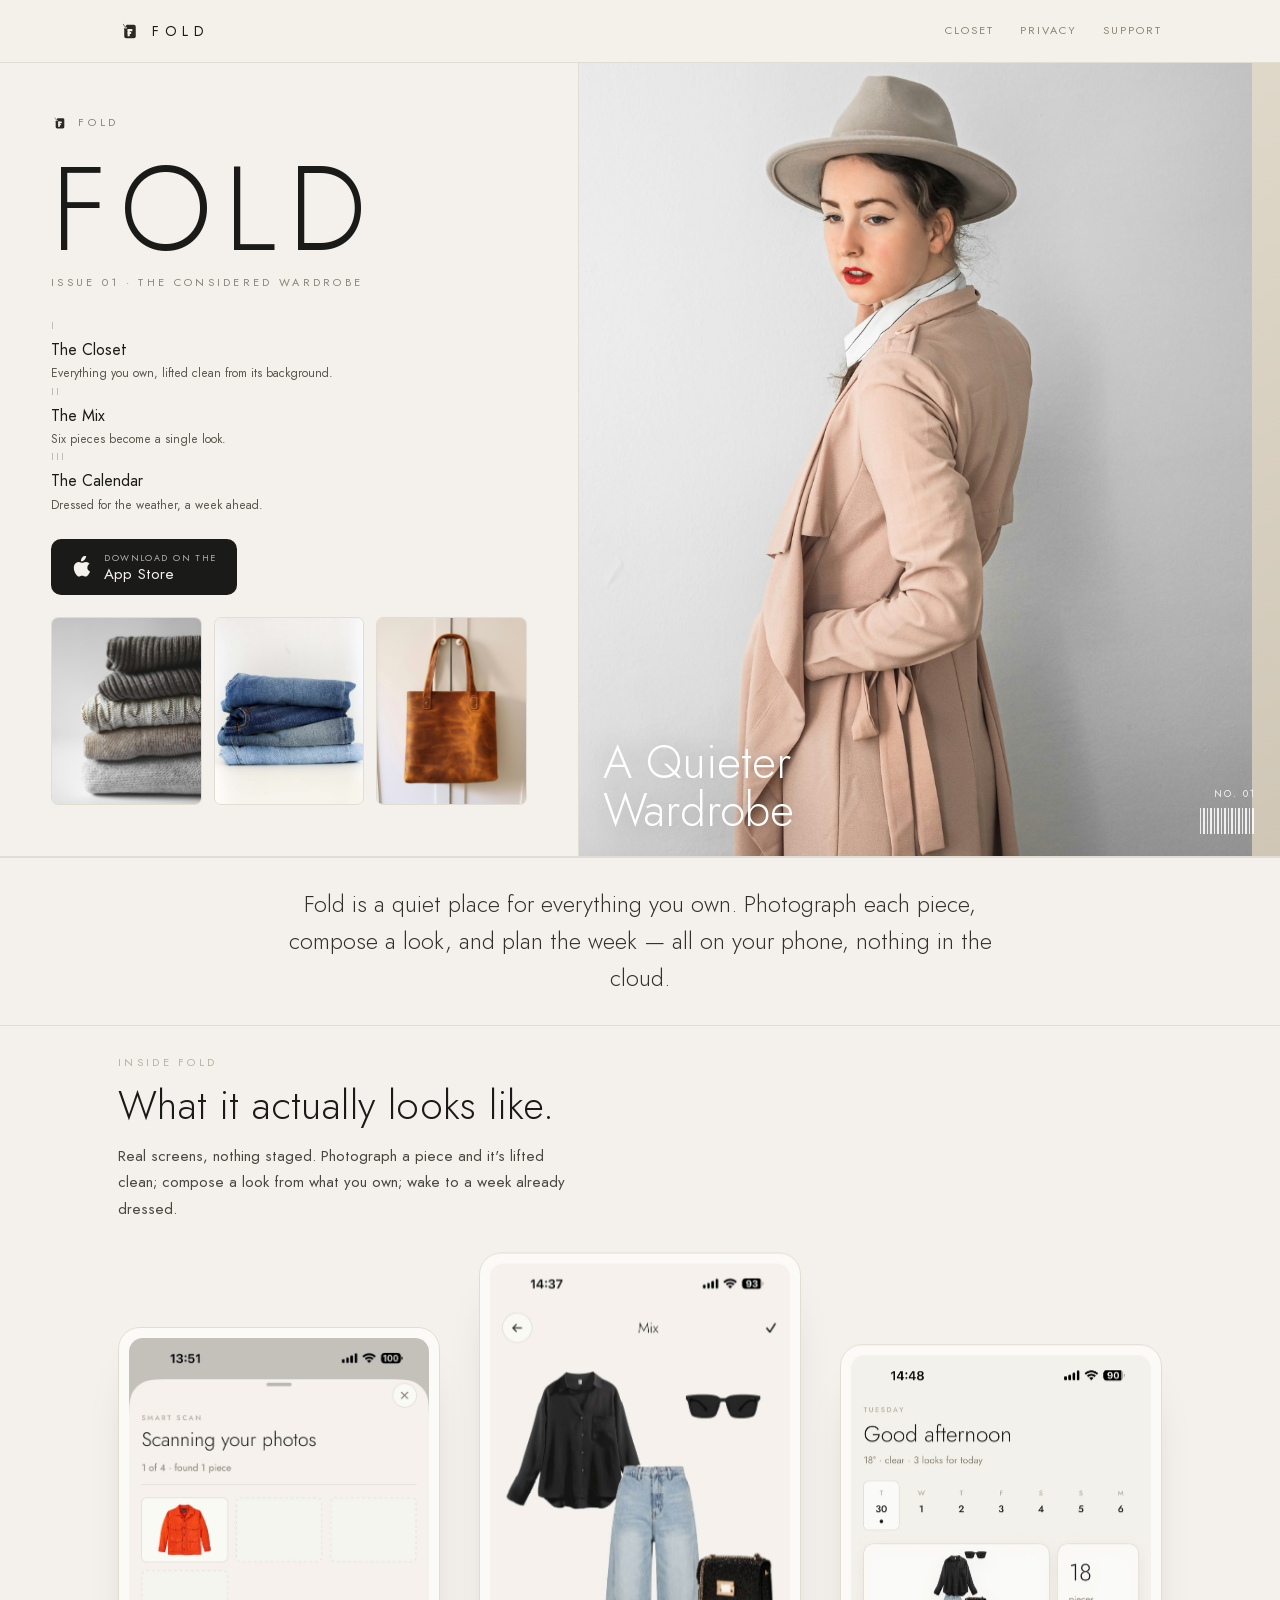
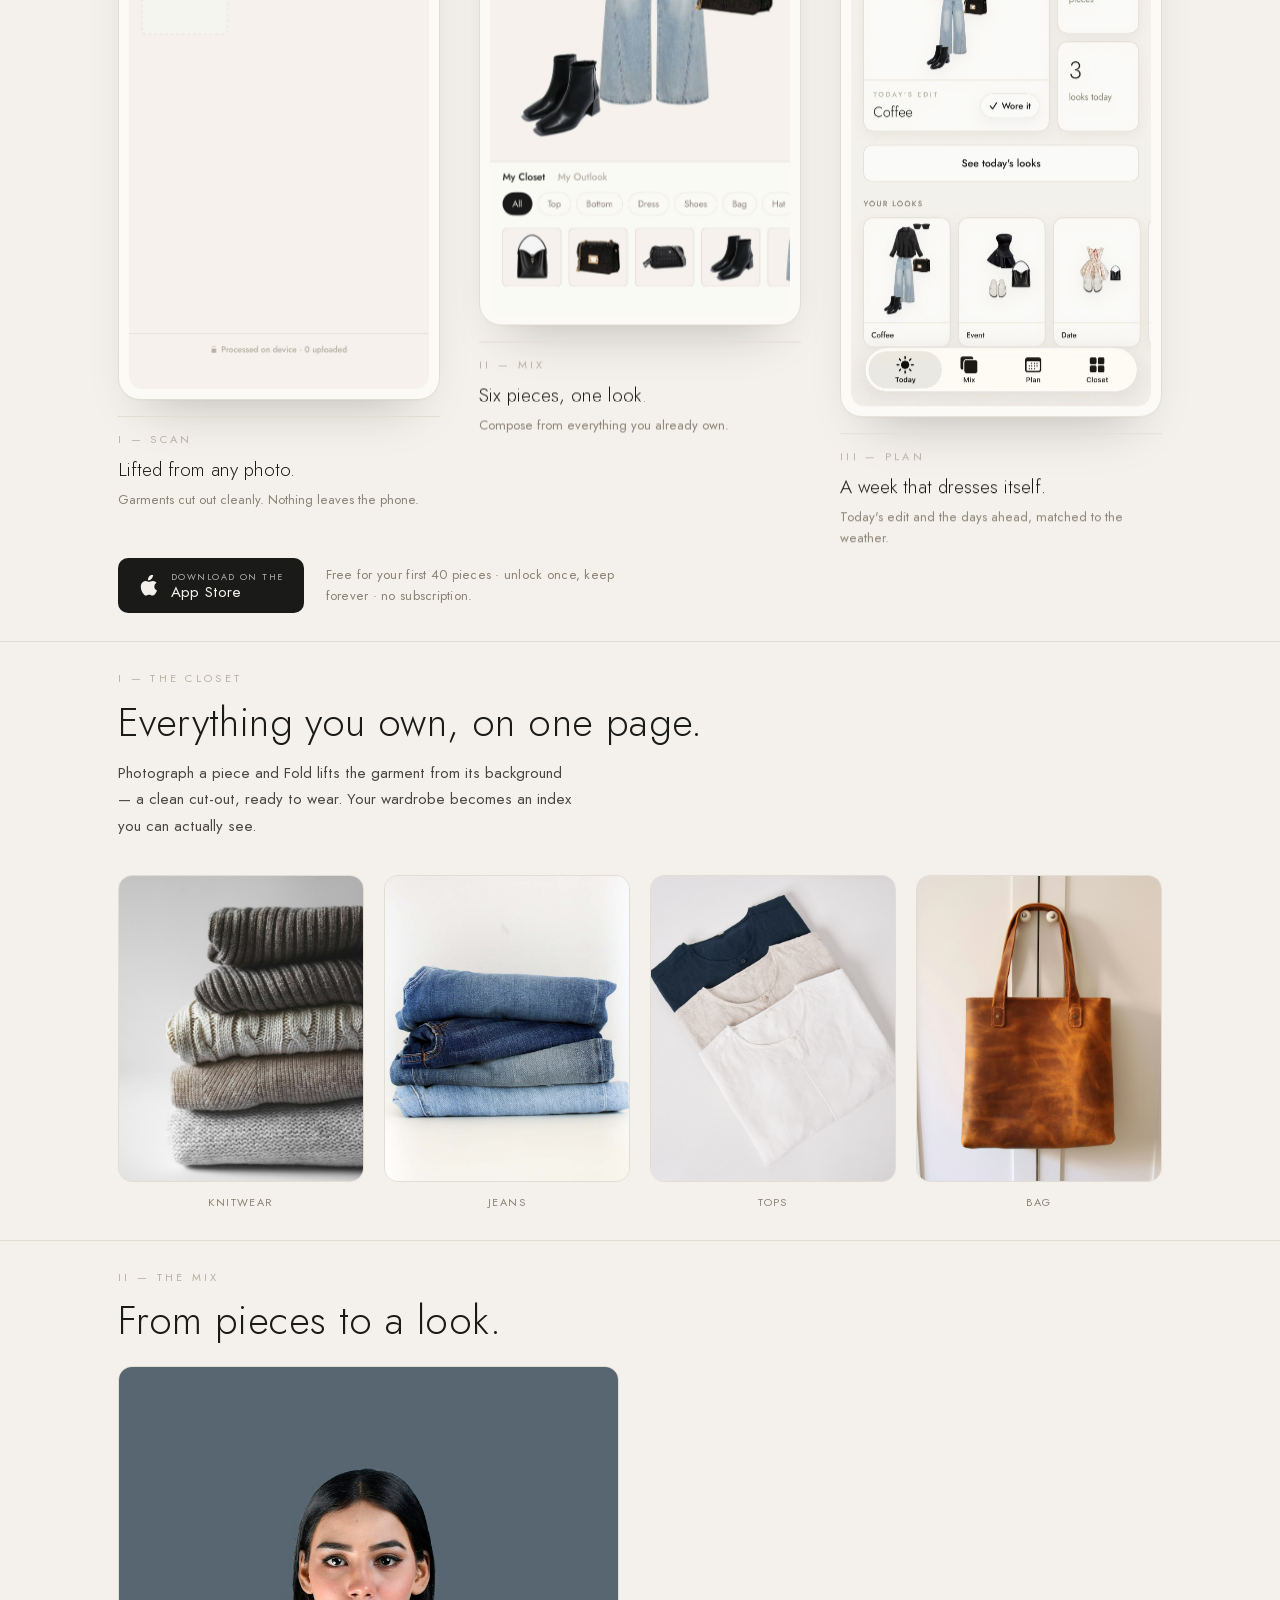
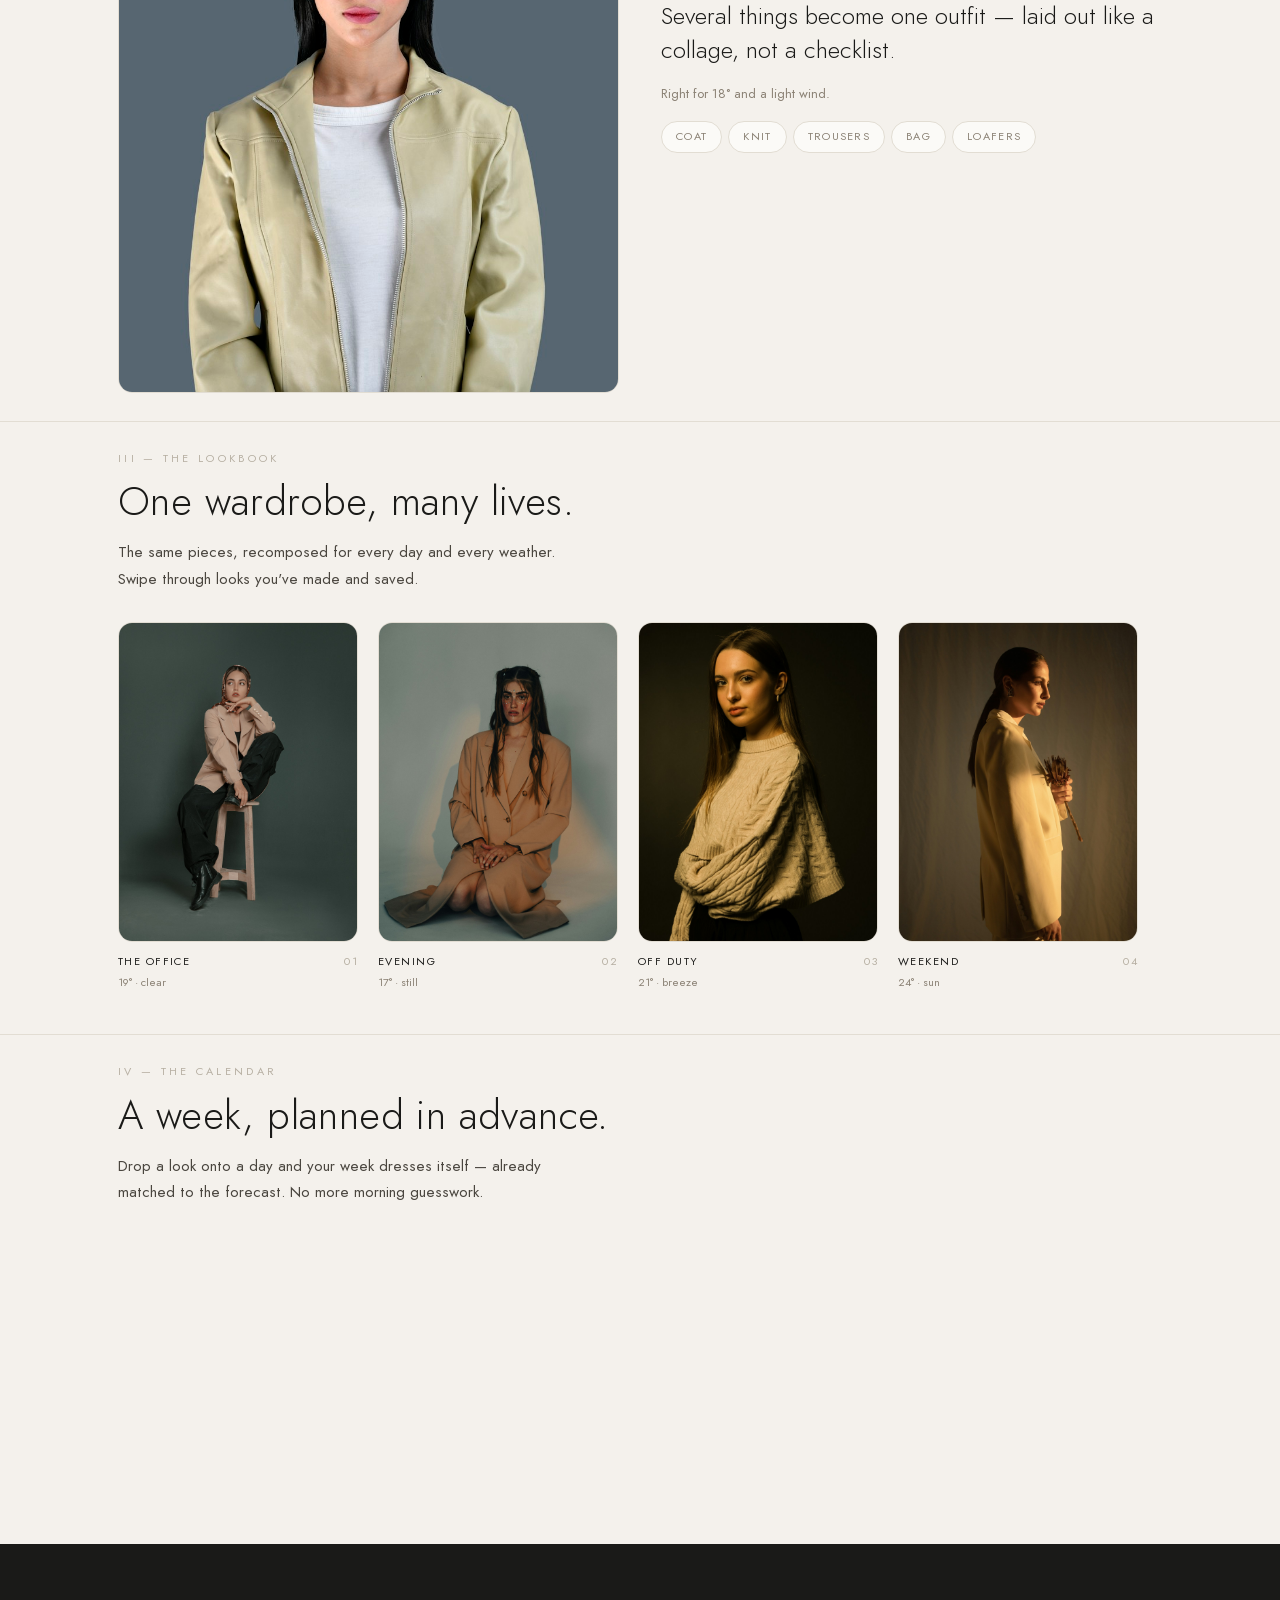
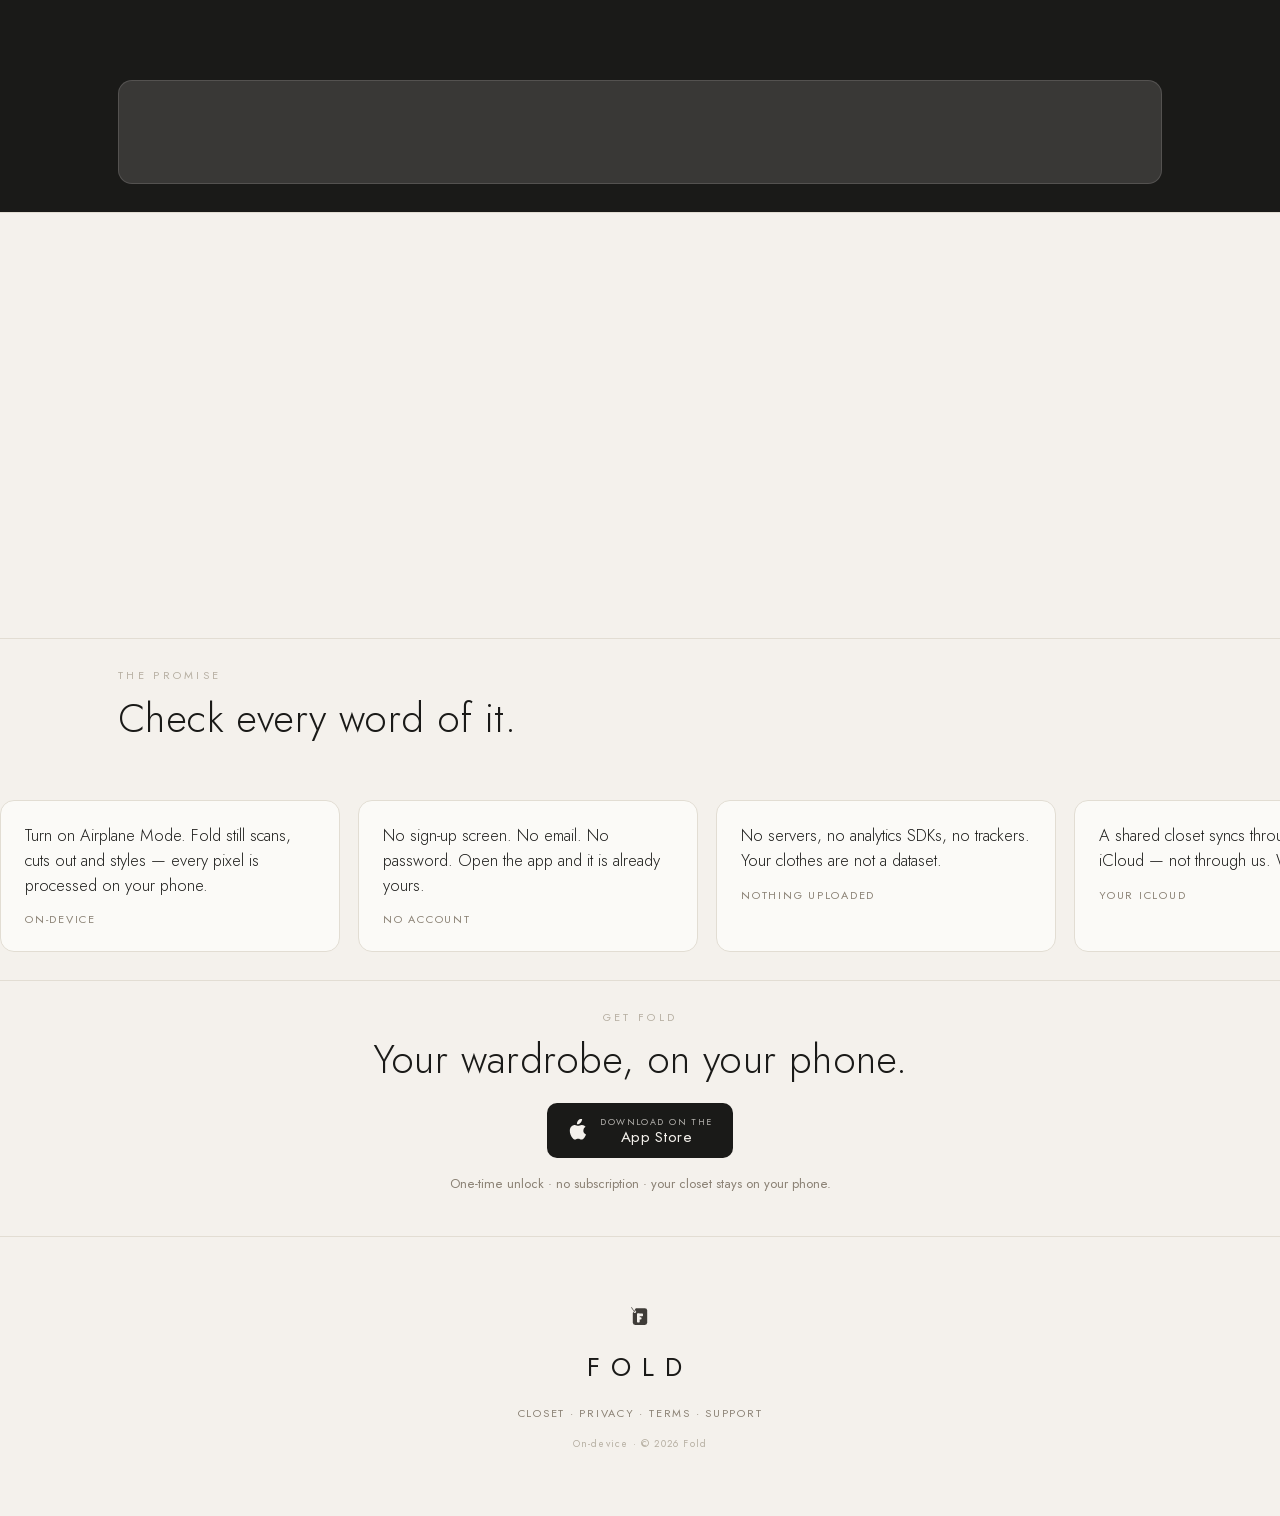
<file: index.html>
<!DOCTYPE html>
<html lang="en">
<head>
  <meta charset="utf-8">
  <meta name="viewport" content="width=device-width, initial-scale=1">
  <title>Fold: Wardrobe &amp; Outfits — The Considered Wardrobe</title>
  <meta name="description" content="Fold is a quiet place for everything you own. Photograph each piece, compose a look, and plan the week — all on your phone, nothing in the cloud.">
  <meta name="apple-itunes-app" content="app-id=6779275954">
  <link rel="icon" type="image/svg+xml" href="assets/img/logo/favicon.svg">
  <link rel="stylesheet" href="assets/css/site.css">
</head>
<body>

<header class="site-head">
  <div class="wrap">
    <a class="brand" href="index.html">
      <img src="assets/img/logo/fold-mark.svg" alt="">
      <span class="word">FOLD</span>
    </a>
    <nav class="nav">
      <a href="index.html#closet">Closet</a>
      <a href="privacy.html">Privacy</a>
      <a href="support.html">Support</a>
    </nav>
  </div>
</header>

<section class="hero">
  <div class="grid">
    <div class="left">
      <div class="ey"><img src="assets/img/logo/fold-mark.svg" alt=""> Fold</div>
      <div class="mast" id="mast">FOLD</div>
      <div class="issue">Issue 01 · The Considered Wardrobe</div>
      <div class="contents">
        <a class="item" href="#closet"><div class="n">I</div><div class="h">The Closet</div><div class="d">Everything you own, lifted clean from its background.</div></a>
        <a class="item" href="#mix"><div class="n">II</div><div class="h">The Mix</div><div class="d">Six pieces become a single look.</div></a>
        <a class="item" href="#calendar"><div class="n">III</div><div class="h">The Calendar</div><div class="d">Dressed for the weather, a week ahead.</div></a>
      </div>
      <a class="appcta" href="https://apps.apple.com/app/id6779275954" target="_blank" rel="noopener">
        <svg viewBox="0 0 384 512" aria-hidden="true"><path d="M318.7 268c-.2-36.7 16.4-64.4 50-84.8-18.8-26.9-47.2-41.7-84.7-44.6-35.5-2.8-74.3 20.7-88.5 20.7-15 0-49.4-19.7-76.4-19.7C63.3 141 1.5 184.6 1.5 273.5q0 39.3 14.4 81.2c12.8 36.7 59 126.7 107.2 125.2 25.2-.6 43-17.9 75.8-17.9 31.8 0 48.3 17.9 76.4 17.9 48.6-.7 90.4-82.5 102.6-119.3-65.2-30.7-61.7-90-61.2-92.6zM256.6 79c34.9-41.4 31.8-79.1 30.8-92.7-30.9 1.8-66.6 21.1-87 44.8-22.5 25.7-35.7 57.5-32.9 91.5 33.4 2.6 64-14.6 89.1-43.6z"/></svg>
        <span><span class="sub">Download on the</span><span class="big">App Store</span></span>
      </a>
      <div class="strip">
        <div class="cut"><img src="assets/img/closet/knit.jpg" alt="Knitwear"></div>
        <div class="cut"><img src="assets/img/closet/jeans.jpg" alt="Jeans"></div>
        <div class="cut"><img src="assets/img/closet/bag.jpg" alt="Bag"></div>
      </div>
    </div>
    <div class="right">
      <img id="hero-photo" src="assets/img/looks/hero.jpg" alt="A considered Fold look">
      <div class="ovl">
        <div class="headline">A Quieter<br>Wardrobe</div>
        <div class="mark"><span>No. 01</span><span class="barcode"></span></div>
      </div>
    </div>
  </div>
</section>

<!-- Standfirst -->
<section class="section standfirst">
  <div class="wrap">
    <p class="rv">Fold is a quiet place for everything you own. Photograph each piece, compose a look, and plan the week — all on your phone, nothing in the cloud.</p>
  </div>
</section>

<!-- Inside Fold — real screenshots -->
<section class="section inside">
  <div class="wrap">
    <div class="roman rv">Inside Fold</div>
    <h2 class="title rv d1">What it actually looks like.</h2>
    <p class="body rv d2">Real screens, nothing staged. Photograph a piece and it's lifted clean; compose a look from what you own; wake to a week already dressed.</p>
    <div class="plates">
      <div class="col" data-px="0.06">
        <figure class="shot"><img src="assets/img/screens/scan.jpg" alt="Fold — Smart Scan, processed on device"></figure>
        <figcaption class="cap"><div class="n">I — Scan</div><div class="h">Lifted from any photo.</div><div class="d">Garments cut out cleanly. Nothing leaves the phone.</div></figcaption>
      </div>
      <div class="col mid" data-px="-0.05">
        <figure class="shot"><img src="assets/img/screens/mix.jpg" alt="Fold — Mix, composing an outfit"></figure>
        <figcaption class="cap"><div class="n">II — Mix</div><div class="h">Six pieces, one look.</div><div class="d">Compose from everything you already own.</div></figcaption>
      </div>
      <div class="col" data-px="0.09">
        <figure class="shot"><img src="assets/img/screens/today.jpg" alt="Fold — Today, the week ahead"></figure>
        <figcaption class="cap"><div class="n">III — Plan</div><div class="h">A week that dresses itself.</div><div class="d">Today's edit and the days ahead, matched to the weather.</div></figcaption>
      </div>
    </div>
    <div class="cta-row rv">
      <a class="appcta" href="https://apps.apple.com/app/id6779275954" target="_blank" rel="noopener">
        <svg viewBox="0 0 384 512" aria-hidden="true"><path d="M318.7 268c-.2-36.7 16.4-64.4 50-84.8-18.8-26.9-47.2-41.7-84.7-44.6-35.5-2.8-74.3 20.7-88.5 20.7-15 0-49.4-19.7-76.4-19.7C63.3 141 1.5 184.6 1.5 273.5q0 39.3 14.4 81.2c12.8 36.7 59 126.7 107.2 125.2 25.2-.6 43-17.9 75.8-17.9 31.8 0 48.3 17.9 76.4 17.9 48.6-.7 90.4-82.5 102.6-119.3-65.2-30.7-61.7-90-61.2-92.6zM256.6 79c34.9-41.4 31.8-79.1 30.8-92.7-30.9 1.8-66.6 21.1-87 44.8-22.5 25.7-35.7 57.5-32.9 91.5 33.4 2.6 64-14.6 89.1-43.6z"/></svg>
        <span><span class="sub">Download on the</span><span class="big">App Store</span></span>
      </a>
      <span class="aside">Free for your first 40 pieces · unlock once, keep forever · no subscription.</span>
    </div>
  </div>
</section>

<!-- I — The Closet -->
<section class="section" id="closet">
  <div class="wrap">
    <div class="roman rv">I — The Closet</div>
    <h2 class="title rv d1">Everything you own, on one page.</h2>
    <p class="body rv d2">Photograph a piece and Fold lifts the garment from its background — a clean cut-out, ready to wear. Your wardrobe becomes an index you can actually see.</p>
    <div class="closet-grid">
      <div class="it rv d1"><div class="tile"><img src="assets/img/closet/knit.jpg" alt="Knitwear"></div><div class="cap">Knitwear</div></div>
      <div class="it rv d2"><div class="tile"><img src="assets/img/closet/jeans.jpg" alt="Jeans"></div><div class="cap">Jeans</div></div>
      <div class="it rv d3"><div class="tile"><img src="assets/img/closet/tops.jpg" alt="Folded tops"></div><div class="cap">Tops</div></div>
      <div class="it rv d4"><div class="tile"><img src="assets/img/closet/bag.jpg" alt="Bag"></div><div class="cap">Bag</div></div>
    </div>
  </div>
</section>

<!-- II — The Mix -->
<section class="section" id="mix">
  <div class="wrap">
    <div class="roman rv">II — The Mix</div>
    <h2 class="title rv d1">From pieces to a look.</h2>
    <div class="mix-grid">
      <div class="look rv d1"><img src="assets/img/looks/mix.jpg" alt="A composed look"></div>
      <div>
        <p class="pull rv d2">Several things become one outfit — laid out like a collage, not a checklist.</p>
        <p class="note rv d3">Right for 18° and a light wind.</p>
        <div class="chips rv d4">
          <span class="chip">Coat</span><span class="chip">Knit</span><span class="chip">Trousers</span><span class="chip">Bag</span><span class="chip">Loafers</span>
        </div>
      </div>
    </div>
  </div>
</section>

<!-- III — The Lookbook -->
<section class="section">
  <div class="wrap">
    <div class="roman rv">III — The Lookbook</div>
    <h2 class="title rv d1">One wardrobe, many lives.</h2>
    <p class="body rv d2">The same pieces, recomposed for every day and every weather. Swipe through looks you've made and saved.</p>
    <div class="lookbook">
      <div class="lk rv d1"><div class="frame"><img src="assets/img/looks/look-1.jpg" alt="The Office look"></div><div class="meta"><span>The Office</span><span class="no">01</span></div><div class="wx">19° · clear</div></div>
      <div class="lk rv d2"><div class="frame"><img src="assets/img/looks/look-2.jpg" alt="Evening look"></div><div class="meta"><span>Evening</span><span class="no">02</span></div><div class="wx">17° · still</div></div>
      <div class="lk rv d3"><div class="frame"><img src="assets/img/looks/look-3.jpg" alt="Off Duty look"></div><div class="meta"><span>Off Duty</span><span class="no">03</span></div><div class="wx">21° · breeze</div></div>
      <div class="lk rv d4"><div class="frame"><img src="assets/img/looks/look-4.jpg" alt="Weekend look"></div><div class="meta"><span>Weekend</span><span class="no">04</span></div><div class="wx">24° · sun</div></div>
    </div>
  </div>
</section>

<!-- IV — The Calendar -->
<section class="section" id="calendar">
  <div class="wrap">
    <div class="roman rv">IV — The Calendar</div>
    <h2 class="title rv d1">A week, planned in advance.</h2>
    <p class="body rv d2">Drop a look onto a day and your week dresses itself — already matched to the forecast. No more morning guesswork.</p>
    <div class="cal rv d3">
      <div class="wk">
        <div class="d">Mon</div>
        <div class="d has">Tue<div class="thumb"><img src="assets/img/looks/look-2.jpg" alt=""></div></div>
        <div class="d has">Wed<div class="thumb"><img src="assets/img/looks/look-1.jpg" alt=""></div></div>
        <div class="d today has">Thu<div class="thumb"><img src="assets/img/looks/hero.jpg" alt=""></div></div>
        <div class="d">Fri</div>
        <div class="d has">Sat<div class="thumb"><img src="assets/img/looks/look-4.jpg" alt=""></div></div>
        <div class="d">Sun</div>
      </div>
      <p class="note" style="margin-top:16px">Added to Thursday — your coat look, ready when you wake.</p>
    </div>
  </div>
</section>

<!-- The Quiet Part -->
<section class="section quiet">
  <div class="wrap">
    <div class="eyebrow rv">The quiet part</div>
    <h2 class="title rv d1">Luxury is what it leaves out.</h2>
    <div class="vals">
      <div class="v rv d1"><div class="vt">100% on-device</div><div class="vd">Your wardrobe never leaves your phone.</div></div>
      <div class="v rv d2"><div class="vt">No account</div><div class="vd">Nothing to sign up for. Just open it.</div></div>
      <div class="v rv d3"><div class="vt">No subscription</div><div class="vd">No monthly toll for your own closet.</div></div>
      <div class="v rv d4"><div class="vt">No ads, no tracking</div><div class="vd">No profiling, no feed, no noise.</div></div>
    </div>
  </div>
</section>

<!-- The Index -->
<section class="section">
  <div class="wrap">
    <div class="roman rv">The Index</div>
    <h2 class="title rv d1">Everything Fold does.</h2>
    <div class="feat-index">
      <div class="f rv d1"><div class="no">01</div><div><b>Scan &amp; cut out</b><span>Garments lifted cleanly from any photo.</span></div></div>
      <div class="f rv d2"><div class="no">02</div><div><b>Mix looks</b><span>Compose outfits as a collage.</span></div></div>
      <div class="f rv d3"><div class="no">03</div><div><b>Plan the week</b><span>Schedule looks onto a calendar.</span></div></div>
      <div class="f rv d4"><div class="no">04</div><div><b>Weather-aware</b><span>Suggestions matched to the forecast.</span></div></div>
      <div class="f rv d1"><div class="no">05</div><div><b>Cost per wear</b><span>See what each piece really costs.</span></div></div>
      <div class="f rv d2"><div class="no">06</div><div><b>Saved looks</b><span>Keep the outfits you love.</span></div></div>
    </div>
  </div>
</section>

<!-- The Promise — verifiable claims. No reviews here until there are real ones. -->
<section class="section word">
  <div class="wrap">
    <div class="head-row">
      <div>
        <div class="roman rv">The Promise</div>
        <h2 class="title rv d1">Check every word of it.</h2>
      </div>
    </div>
  </div>
  <div class="marq">
    <div class="track">
      <div class="mcard"><blockquote>Turn on Airplane Mode. Fold still scans, cuts out and styles — every pixel is processed on your phone.</blockquote><div class="who">On-device</div></div>
      <div class="mcard"><blockquote>No sign-up screen. No email. No password. Open the app and it is already yours.</blockquote><div class="who">No account</div></div>
      <div class="mcard"><blockquote>No servers, no analytics SDKs, no trackers. Your clothes are not a dataset.</blockquote><div class="who">Nothing uploaded</div></div>
      <div class="mcard"><blockquote>A shared closet syncs through your own iCloud — not through us. We never see it.</blockquote><div class="who">Your iCloud</div></div>
      <div class="mcard"><blockquote>Fold is pre-launch and has no ratings yet. When it earns some, they will appear on the App Store — not invented here.</blockquote><div class="who">No fake reviews</div></div>
      <div class="mcard dup" aria-hidden="true"><blockquote>Turn on Airplane Mode. Fold still scans, cuts out and styles — every pixel is processed on your phone.</blockquote><div class="who">On-device</div></div>
      <div class="mcard dup" aria-hidden="true"><blockquote>No sign-up screen. No email. No password. Open the app and it is already yours.</blockquote><div class="who">No account</div></div>
      <div class="mcard dup" aria-hidden="true"><blockquote>No servers, no analytics SDKs, no trackers. Your clothes are not a dataset.</blockquote><div class="who">Nothing uploaded</div></div>
      <div class="mcard dup" aria-hidden="true"><blockquote>A shared closet syncs through your own iCloud — not through us. We never see it.</blockquote><div class="who">Your iCloud</div></div>
      <div class="mcard dup" aria-hidden="true"><blockquote>Fold is pre-launch and has no ratings yet. When it earns some, they will appear on the App Store — not invented here.</blockquote><div class="who">No fake reviews</div></div>
    </div>
  </div>
</section>

<!-- Get Fold -->
<section class="section download">
  <div class="wrap">
    <div class="roman rv">Get Fold</div>
    <h2 class="title rv d1">Your wardrobe, on your phone.</h2>
    <div class="rv d2" style="display:flex;justify-content:center">
      <a class="appcta" href="https://apps.apple.com/app/id6779275954" target="_blank" rel="noopener">
        <svg viewBox="0 0 384 512" aria-hidden="true"><path d="M318.7 268c-.2-36.7 16.4-64.4 50-84.8-18.8-26.9-47.2-41.7-84.7-44.6-35.5-2.8-74.3 20.7-88.5 20.7-15 0-49.4-19.7-76.4-19.7C63.3 141 1.5 184.6 1.5 273.5q0 39.3 14.4 81.2c12.8 36.7 59 126.7 107.2 125.2 25.2-.6 43-17.9 75.8-17.9 31.8 0 48.3 17.9 76.4 17.9 48.6-.7 90.4-82.5 102.6-119.3-65.2-30.7-61.7-90-61.2-92.6zM256.6 79c34.9-41.4 31.8-79.1 30.8-92.7-30.9 1.8-66.6 21.1-87 44.8-22.5 25.7-35.7 57.5-32.9 91.5 33.4 2.6 64-14.6 89.1-43.6z"/></svg>
        <span><span class="sub">Download on the</span><span class="big">App Store</span></span>
      </a>
    </div>
    <p class="note rv d3" style="text-align:center;margin-top:16px">One-time unlock · no subscription · your closet stays on your phone.</p>
  </div>
</section>

<!-- Footer -->
<footer class="site-foot">
  <div class="wrap">
    <img class="footmark" src="assets/img/logo/fold-mark.svg" alt="Fold">
    <div class="word">FOLD</div>
    <div class="fnav">
      <a href="index.html#closet">Closet</a> ·
      <a href="privacy.html">Privacy</a> ·
      <a href="terms.html">Terms</a> ·
      <a href="support.html">Support</a>
    </div>
    <div class="cop">On-device · © 2026 Fold</div>
  </div>
</footer>

<script src="assets/js/site.js"></script>
</body>
</html>
</file>
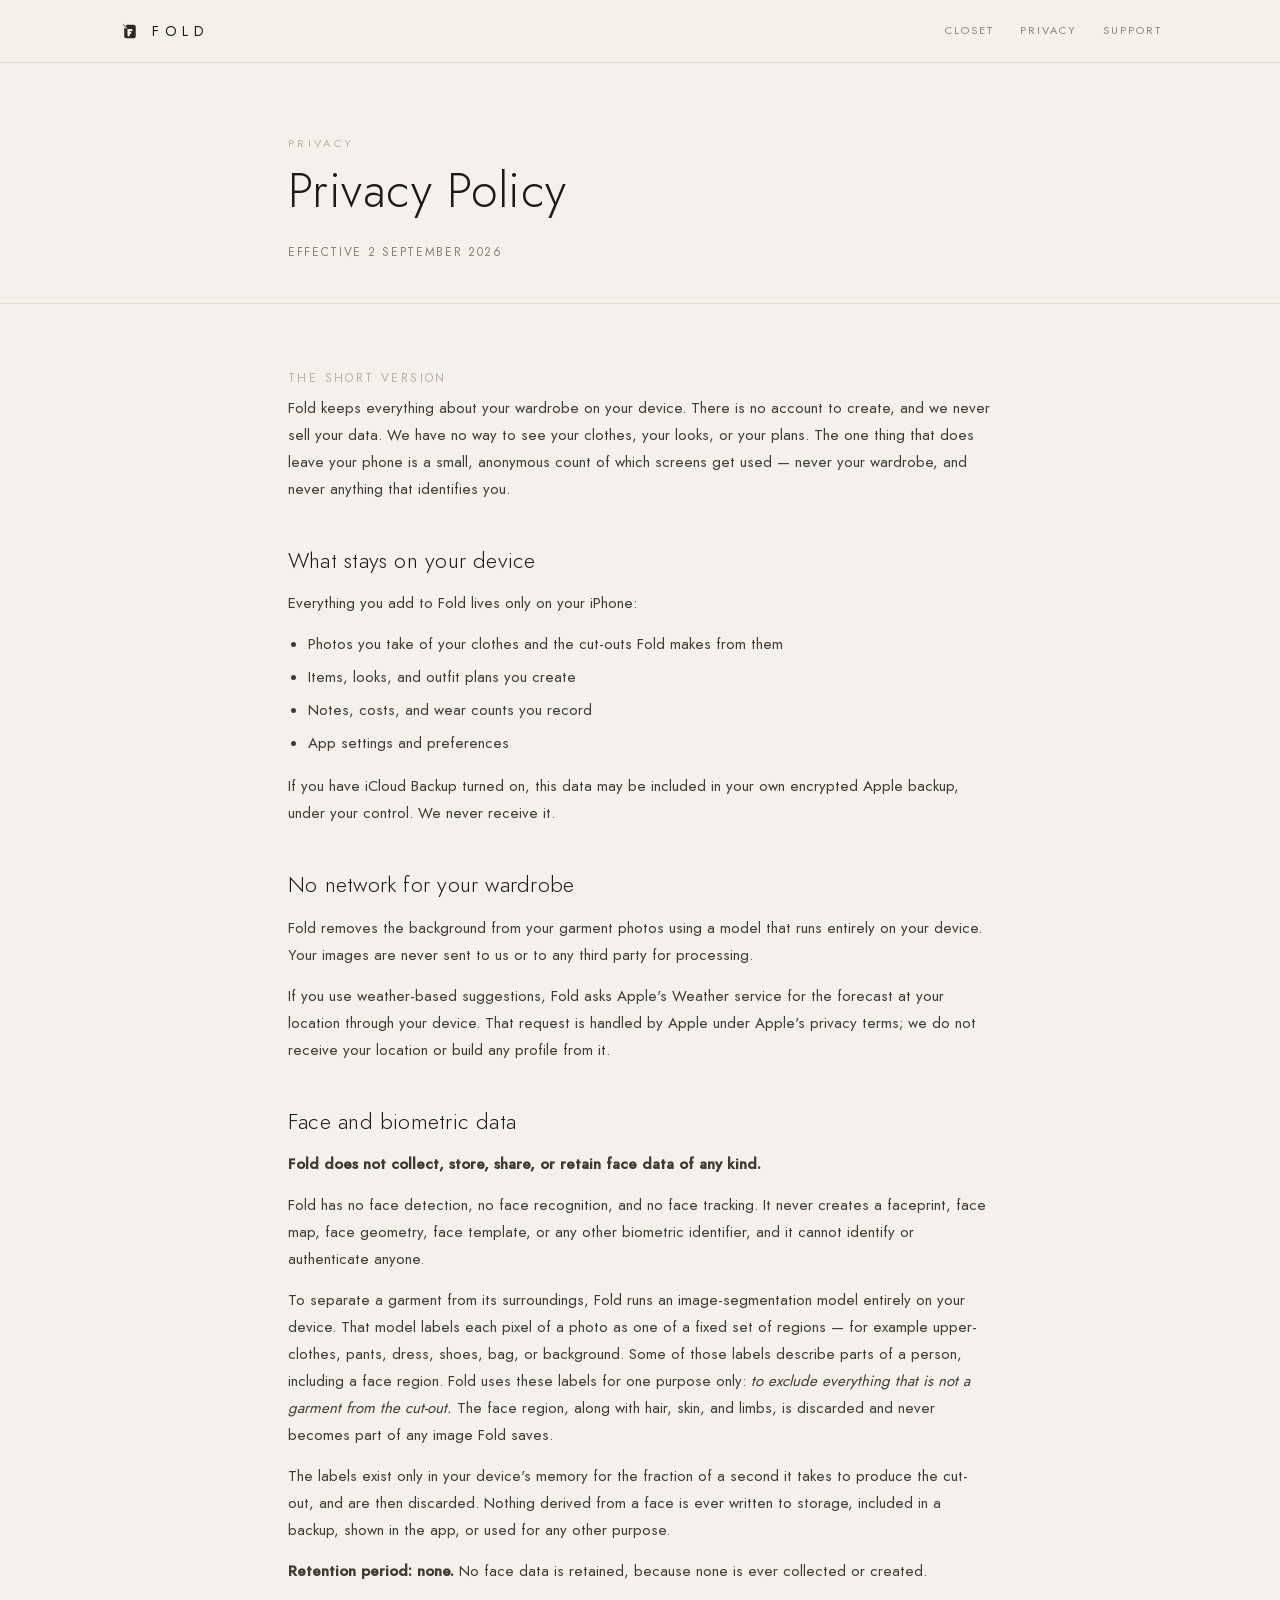
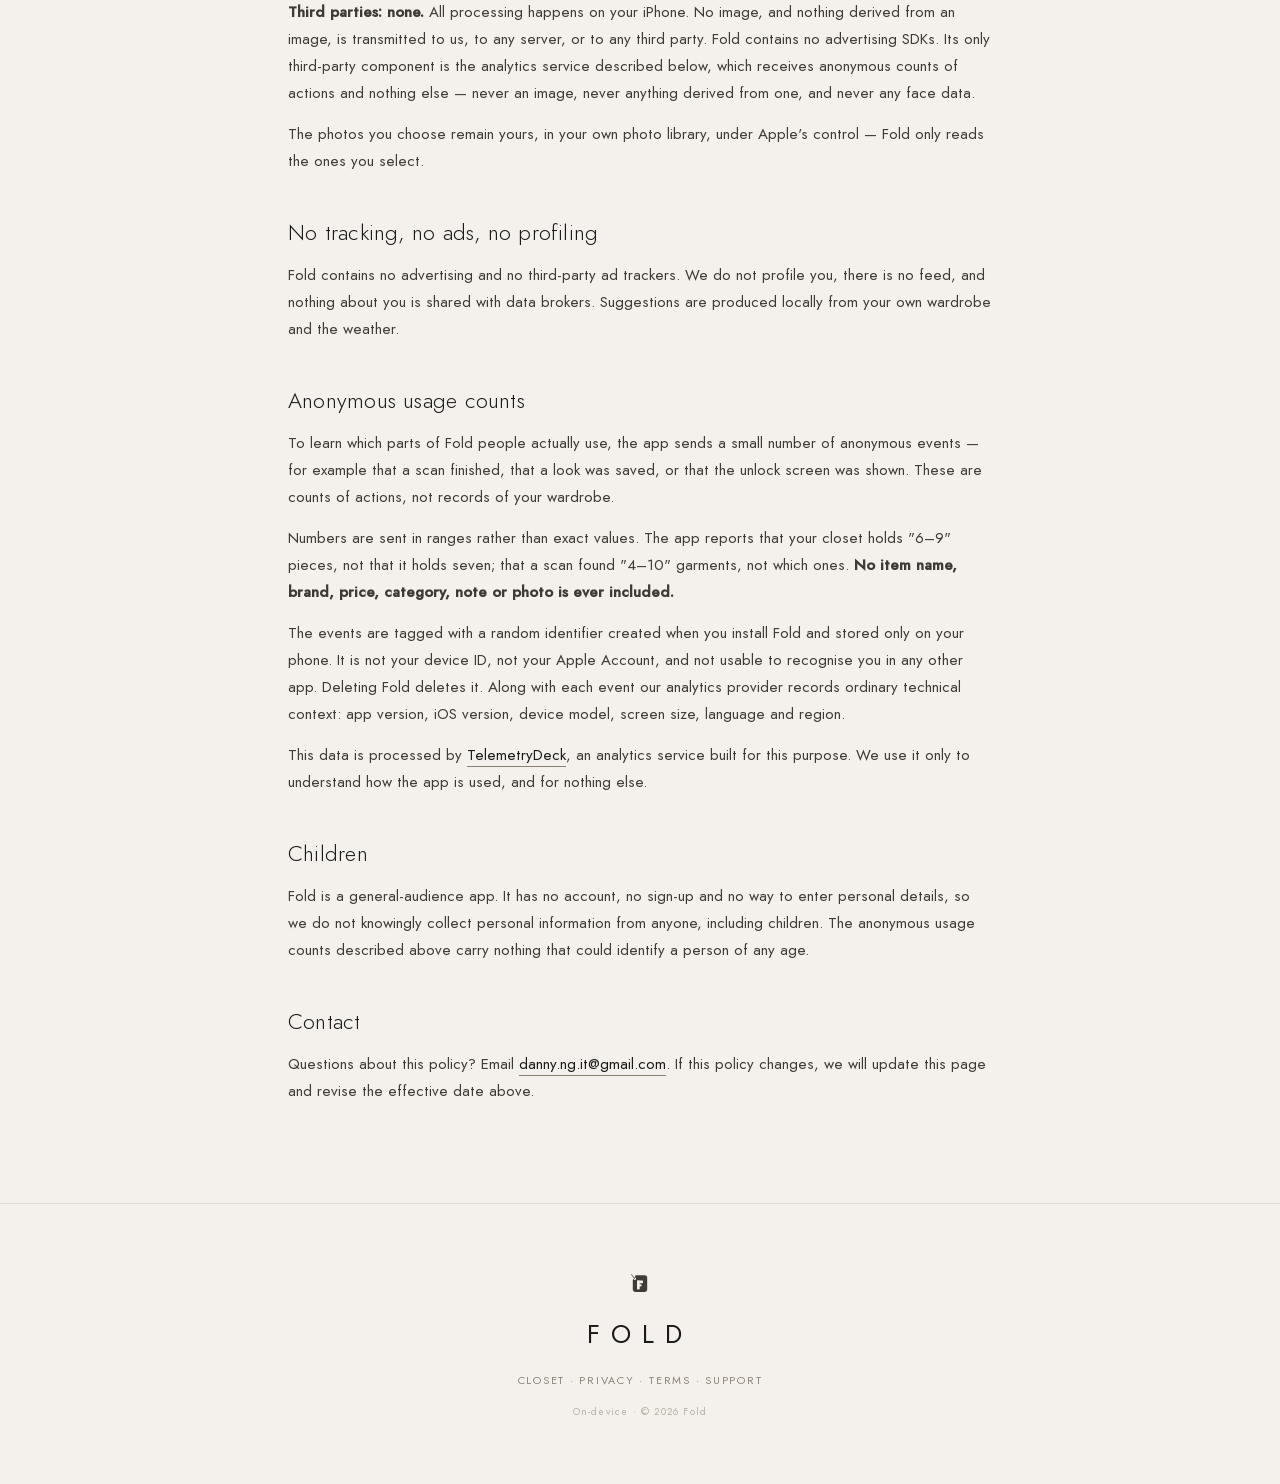
<file: privacy.html>
<!DOCTYPE html>
<html lang="en">
<head>
  <meta charset="utf-8">
  <meta name="viewport" content="width=device-width, initial-scale=1">
  <title>Privacy — Fold</title>
  <meta name="description" content="Fold keeps your wardrobe on your device. No account, no tracking, nothing sold.">
  <meta name="apple-itunes-app" content="app-id=6779275954">
  <link rel="icon" type="image/svg+xml" href="assets/img/logo/favicon.svg">
  <link rel="stylesheet" href="assets/css/site.css">
</head>
<body>

<header class="site-head">
  <div class="wrap">
    <a class="brand" href="index.html"><img src="assets/img/logo/fold-mark.svg" alt=""><span class="word">FOLD</span></a>
    <nav class="nav"><a href="index.html#closet">Closet</a><a href="privacy.html">Privacy</a><a href="support.html">Support</a></nav>
  </div>
</header>

<div class="page-head">
  <div class="wrap">
    <div class="roman">Privacy</div>
    <h1>Privacy Policy</h1>
    <div class="eff">Effective 2 September 2026</div>
  </div>
</div>

<main class="article">
  <div class="wrap">
    <p class="tl">The short version</p>
    <p>Fold keeps everything about your wardrobe on your device. There is no account to create, and we never sell your data. We have no way to see your clothes, your looks, or your plans. The one thing that does leave your phone is a small, anonymous count of which screens get used — never your wardrobe, and never anything that identifies you.</p>

    <h2>What stays on your device</h2>
    <p>Everything you add to Fold lives only on your iPhone:</p>
    <ul>
      <li>Photos you take of your clothes and the cut-outs Fold makes from them</li>
      <li>Items, looks, and outfit plans you create</li>
      <li>Notes, costs, and wear counts you record</li>
      <li>App settings and preferences</li>
    </ul>
    <p>If you have iCloud Backup turned on, this data may be included in your own encrypted Apple backup, under your control. We never receive it.</p>

    <h2>No network for your wardrobe</h2>
    <p>Fold removes the background from your garment photos using a model that runs entirely on your device. Your images are never sent to us or to any third party for processing.</p>
    <p>If you use weather-based suggestions, Fold asks Apple's Weather service for the forecast at your location through your device. That request is handled by Apple under Apple's privacy terms; we do not receive your location or build any profile from it.</p>

    <h2>Face and biometric data</h2>
    <p><strong>Fold does not collect, store, share, or retain face data of any kind.</strong></p>
    <p>Fold has no face detection, no face recognition, and no face tracking. It never creates a faceprint, face map, face geometry, face template, or any other biometric identifier, and it cannot identify or authenticate anyone.</p>
    <p>To separate a garment from its surroundings, Fold runs an image-segmentation model entirely on your device. That model labels each pixel of a photo as one of a fixed set of regions — for example upper-clothes, pants, dress, shoes, bag, or background. Some of those labels describe parts of a person, including a face region. Fold uses these labels for one purpose only: <em>to exclude everything that is not a garment from the cut-out.</em> The face region, along with hair, skin, and limbs, is discarded and never becomes part of any image Fold saves.</p>
    <p>The labels exist only in your device's memory for the fraction of a second it takes to produce the cut-out, and are then discarded. Nothing derived from a face is ever written to storage, included in a backup, shown in the app, or used for any other purpose.</p>
    <p><strong>Retention period: none.</strong> No face data is retained, because none is ever collected or created.</p>
    <p><strong>Third parties: none.</strong> All processing happens on your iPhone. No image, and nothing derived from an image, is transmitted to us, to any server, or to any third party. Fold contains no advertising SDKs. Its only third-party component is the analytics service described below, which receives anonymous counts of actions and nothing else — never an image, never anything derived from one, and never any face data.</p>
    <p>The photos you choose remain yours, in your own photo library, under Apple's control — Fold only reads the ones you select.</p>

    <h2>No tracking, no ads, no profiling</h2>
    <p>Fold contains no advertising and no third-party ad trackers. We do not profile you, there is no feed, and nothing about you is shared with data brokers. Suggestions are produced locally from your own wardrobe and the weather.</p>

    <h2>Anonymous usage counts</h2>
    <p>To learn which parts of Fold people actually use, the app sends a small number of anonymous events — for example that a scan finished, that a look was saved, or that the unlock screen was shown. These are counts of actions, not records of your wardrobe.</p>
    <p>Numbers are sent in ranges rather than exact values. The app reports that your closet holds "6&ndash;9" pieces, not that it holds seven; that a scan found "4&ndash;10" garments, not which ones. <strong>No item name, brand, price, category, note or photo is ever included.</strong></p>
    <p>The events are tagged with a random identifier created when you install Fold and stored only on your phone. It is not your device ID, not your Apple Account, and not usable to recognise you in any other app. Deleting Fold deletes it. Along with each event our analytics provider records ordinary technical context: app version, iOS version, device model, screen size, language and region.</p>
    <p>This data is processed by <a href="https://telemetrydeck.com/privacy/">TelemetryDeck</a>, an analytics service built for this purpose. We use it only to understand how the app is used, and for nothing else.</p>

    <h2>Children</h2>
    <p>Fold is a general-audience app. It has no account, no sign-up and no way to enter personal details, so we do not knowingly collect personal information from anyone, including children. The anonymous usage counts described above carry nothing that could identify a person of any age.</p>

    <h2>Contact</h2>
    <p>Questions about this policy? Email <a href="mailto:danny.ng.it@gmail.com">danny.ng.it@gmail.com</a>. If this policy changes, we will update this page and revise the effective date above.</p>
  </div>
</main>

<footer class="site-foot">
  <div class="wrap">
    <img class="footmark" src="assets/img/logo/fold-mark.svg" alt="Fold">
    <div class="word">FOLD</div>
    <div class="fnav"><a href="index.html#closet">Closet</a> · <a href="privacy.html">Privacy</a> · <a href="terms.html">Terms</a> · <a href="support.html">Support</a></div>
    <div class="cop">On-device · © 2026 Fold</div>
  </div>
</footer>

<script src="assets/js/site.js"></script>
</body>
</html>
</file>
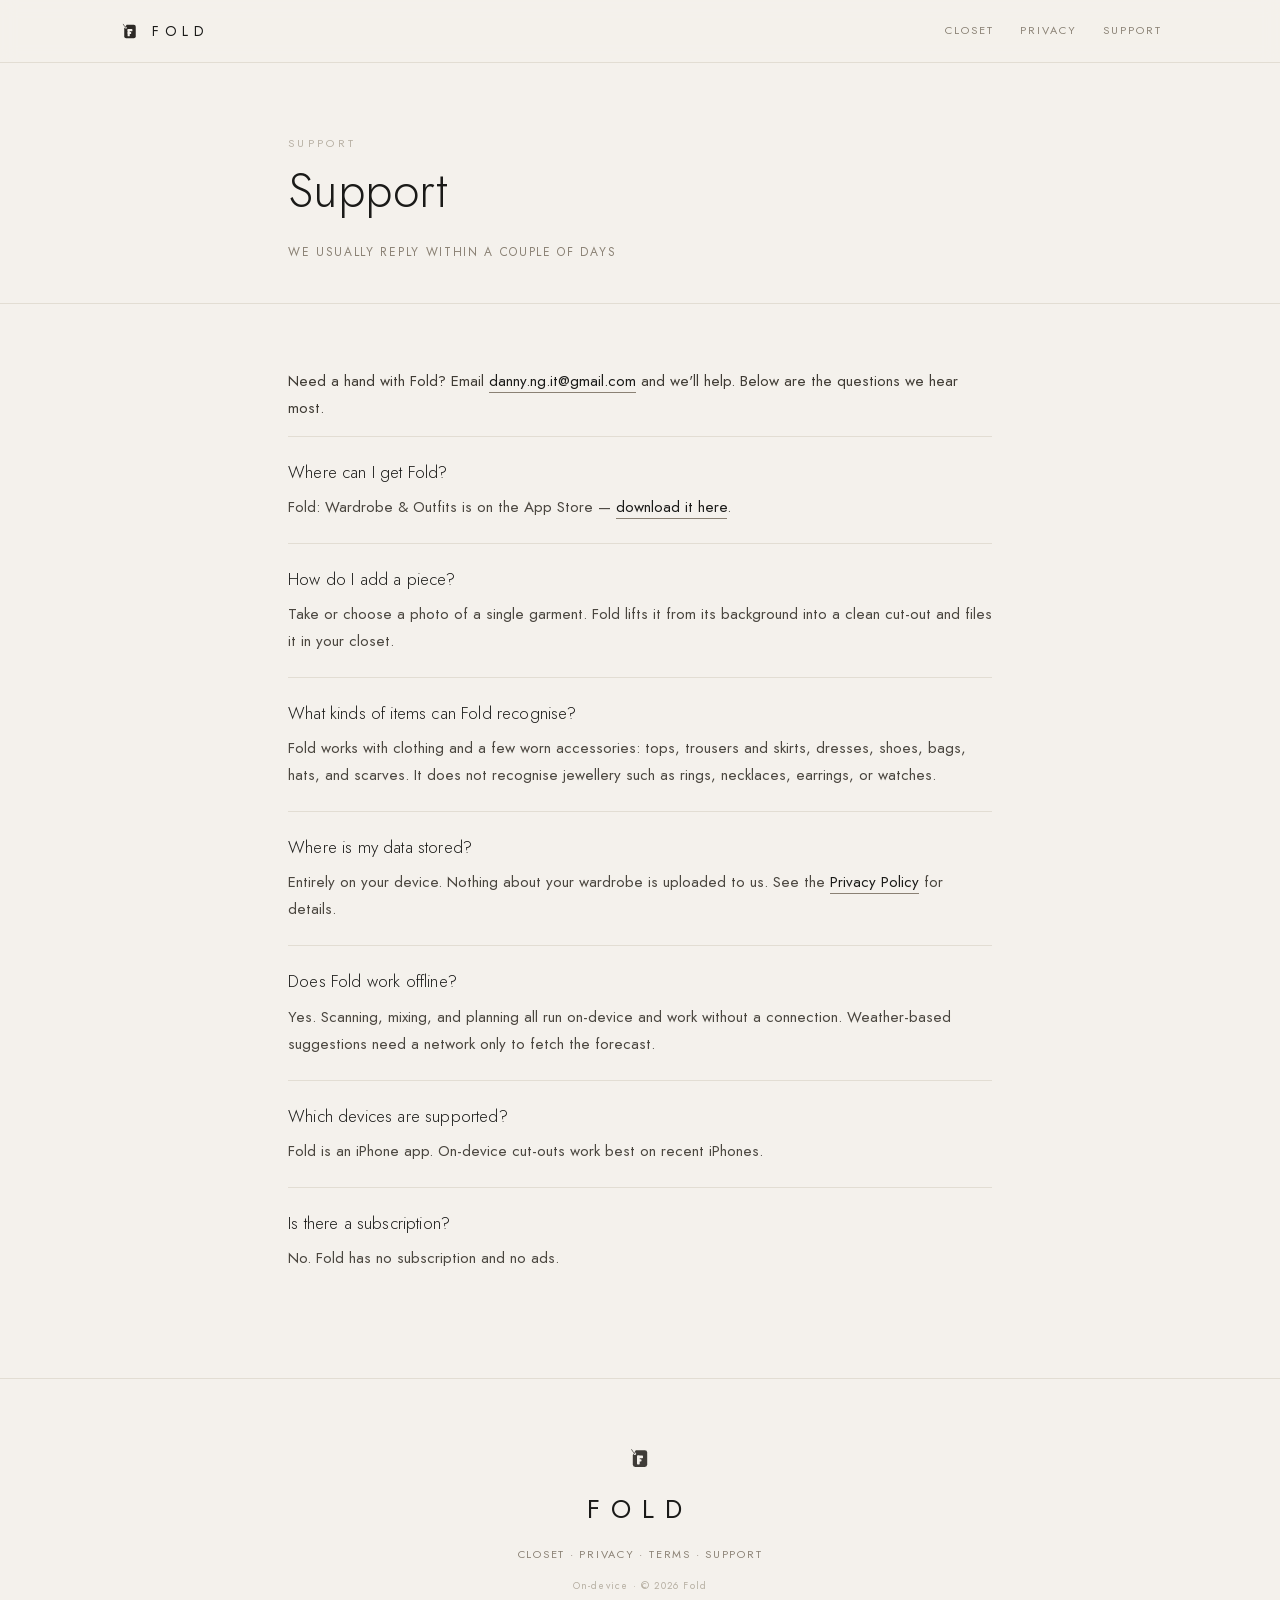
<file: support.html>
<!DOCTYPE html>
<html lang="en">
<head>
  <meta charset="utf-8">
  <meta name="viewport" content="width=device-width, initial-scale=1">
  <title>Support — Fold</title>
  <meta name="description" content="Help and answers for the Fold wardrobe app.">
  <meta name="apple-itunes-app" content="app-id=6779275954">
  <link rel="icon" type="image/svg+xml" href="assets/img/logo/favicon.svg">
  <link rel="stylesheet" href="assets/css/site.css">
</head>
<body>

<header class="site-head">
  <div class="wrap">
    <a class="brand" href="index.html"><img src="assets/img/logo/fold-mark.svg" alt=""><span class="word">FOLD</span></a>
    <nav class="nav"><a href="index.html#closet">Closet</a><a href="privacy.html">Privacy</a><a href="support.html">Support</a></nav>
  </div>
</header>

<div class="page-head">
  <div class="wrap">
    <div class="roman">Support</div>
    <h1>Support</h1>
    <div class="eff">We usually reply within a couple of days</div>
  </div>
</div>

<main class="article">
  <div class="wrap">
    <p>Need a hand with Fold? Email <a href="mailto:danny.ng.it@gmail.com">danny.ng.it@gmail.com</a> and we'll help. Below are the questions we hear most.</p>

    <div class="faq">
      <div class="q">
        <h3>Where can I get Fold?</h3>
        <p>Fold: Wardrobe &amp; Outfits is on the App Store — <a href="https://apps.apple.com/app/id6779275954">download it here</a>.</p>
      </div>
      <div class="q">
        <h3>How do I add a piece?</h3>
        <p>Take or choose a photo of a single garment. Fold lifts it from its background into a clean cut-out and files it in your closet.</p>
      </div>
      <div class="q">
        <h3>What kinds of items can Fold recognise?</h3>
        <p>Fold works with clothing and a few worn accessories: tops, trousers and skirts, dresses, shoes, bags, hats, and scarves. It does not recognise jewellery such as rings, necklaces, earrings, or watches.</p>
      </div>
      <div class="q">
        <h3>Where is my data stored?</h3>
        <p>Entirely on your device. Nothing about your wardrobe is uploaded to us. See the <a href="privacy.html">Privacy Policy</a> for details.</p>
      </div>
      <div class="q">
        <h3>Does Fold work offline?</h3>
        <p>Yes. Scanning, mixing, and planning all run on-device and work without a connection. Weather-based suggestions need a network only to fetch the forecast.</p>
      </div>
      <div class="q">
        <h3>Which devices are supported?</h3>
        <p>Fold is an iPhone app. On-device cut-outs work best on recent iPhones.</p>
      </div>
      <div class="q">
        <h3>Is there a subscription?</h3>
        <p>No. Fold has no subscription and no ads.</p>
      </div>
    </div>
  </div>
</main>

<footer class="site-foot">
  <div class="wrap">
    <img class="footmark" src="assets/img/logo/fold-mark.svg" alt="Fold">
    <div class="word">FOLD</div>
    <div class="fnav"><a href="index.html#closet">Closet</a> · <a href="privacy.html">Privacy</a> · <a href="terms.html">Terms</a> · <a href="support.html">Support</a></div>
    <div class="cop">On-device · © 2026 Fold</div>
  </div>
</footer>

<script src="assets/js/site.js"></script>
</body>
</html>
</file>
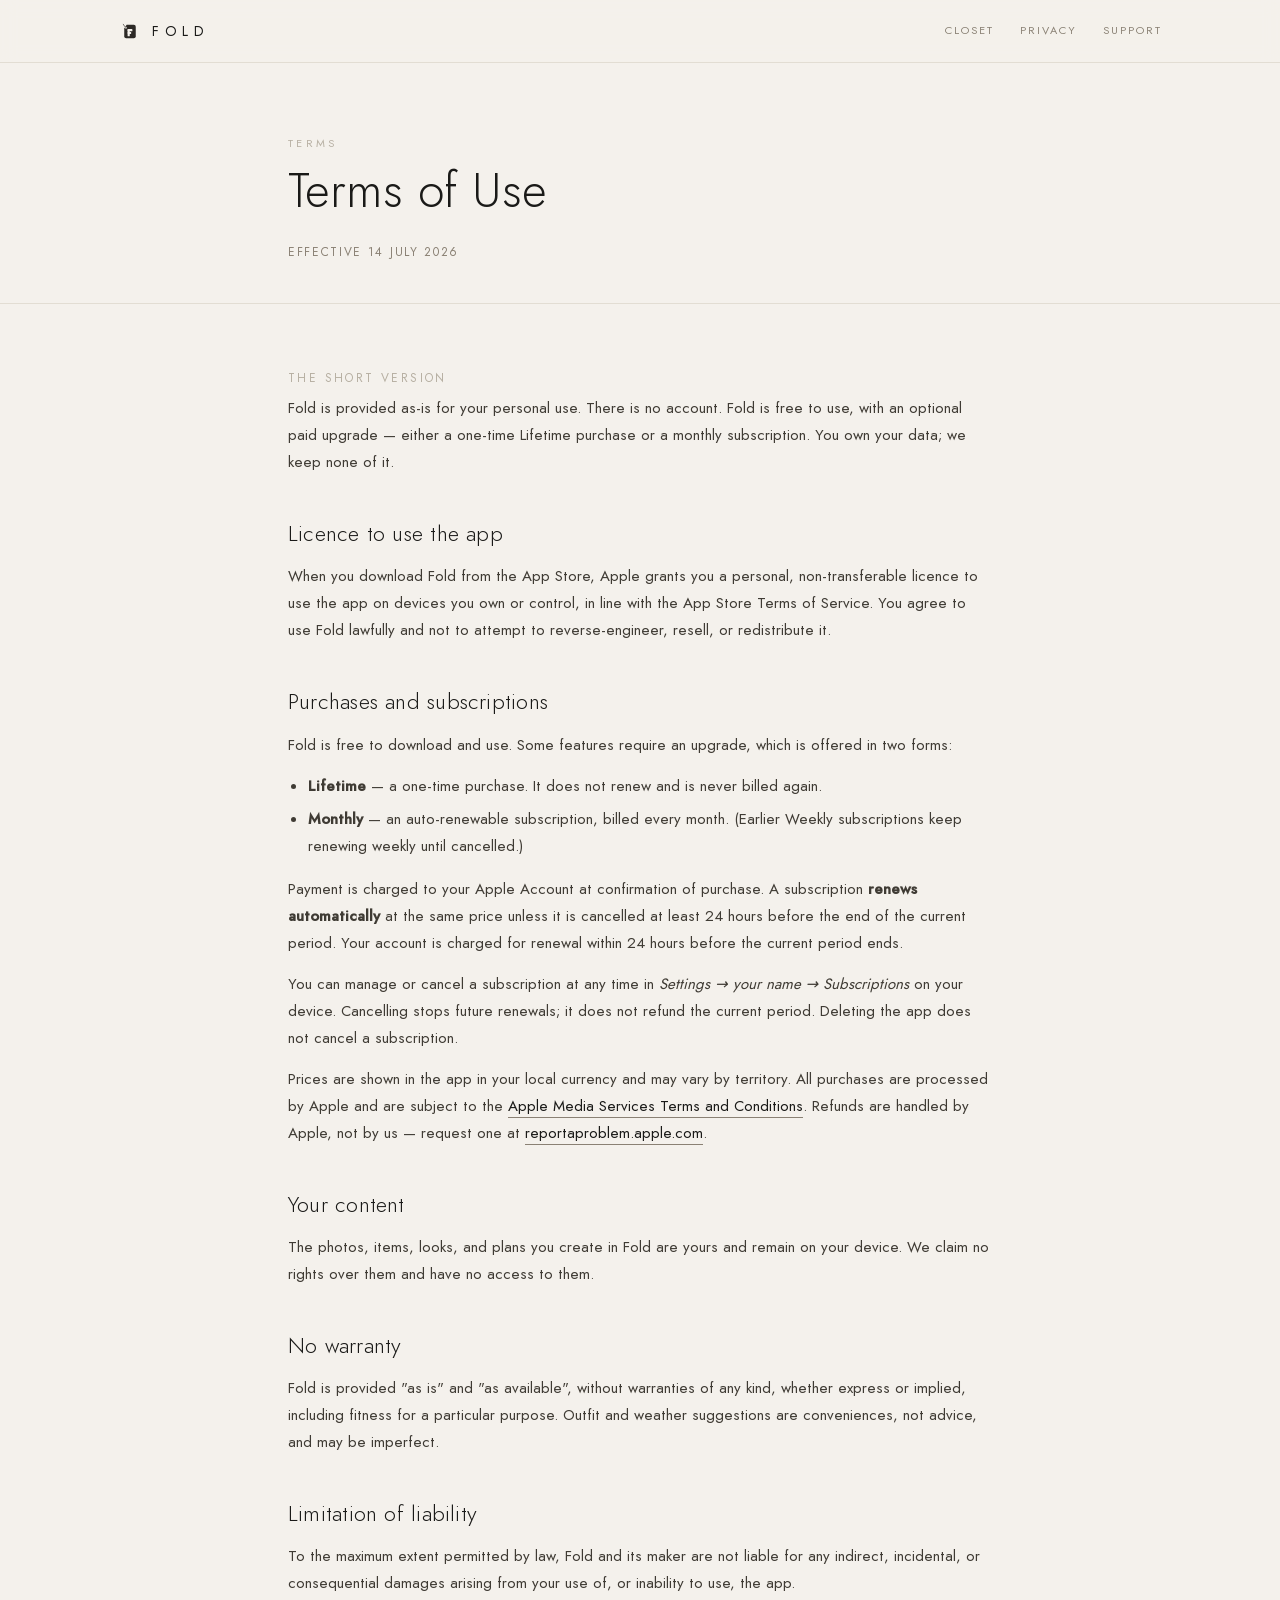
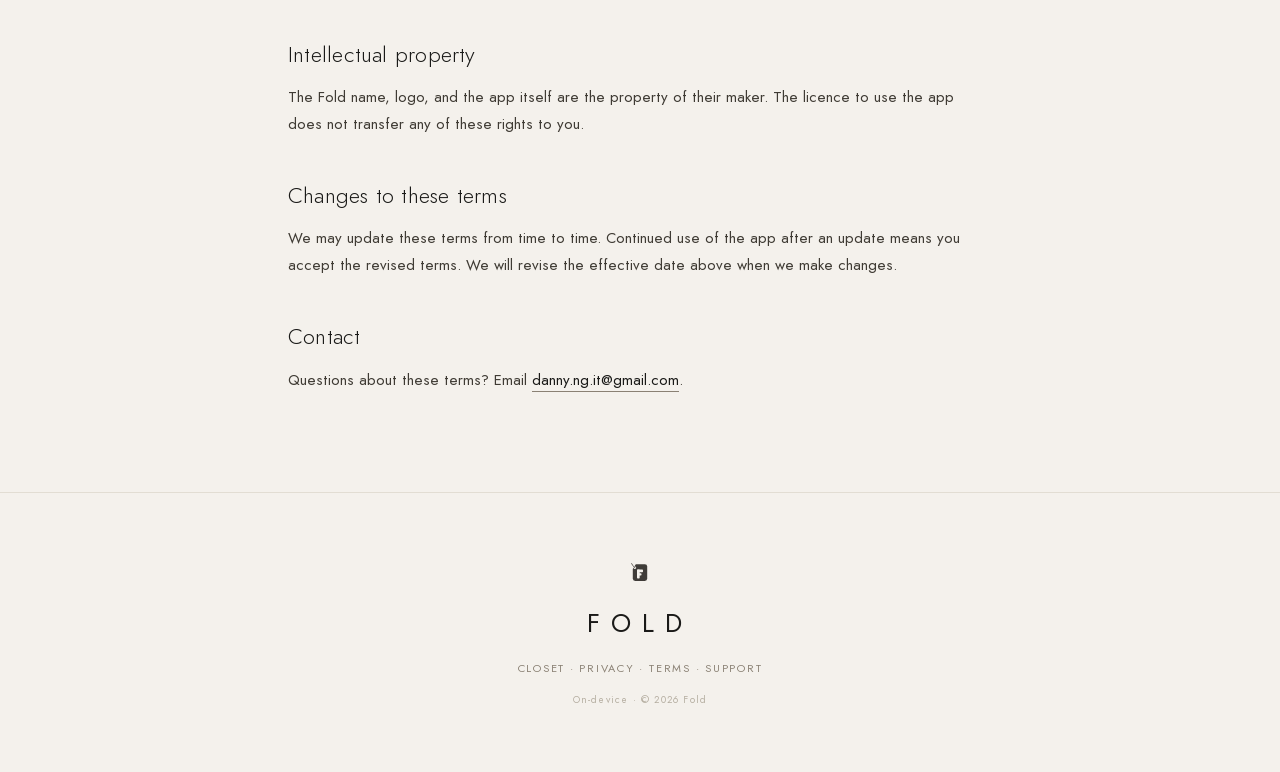
<file: terms.html>
<!DOCTYPE html>
<html lang="en">
<head>
  <meta charset="utf-8">
  <meta name="viewport" content="width=device-width, initial-scale=1">
  <title>Terms — Fold</title>
  <meta name="description" content="The terms for using the Fold wardrobe app.">
  <meta name="apple-itunes-app" content="app-id=6779275954">
  <link rel="icon" type="image/svg+xml" href="assets/img/logo/favicon.svg">
  <link rel="stylesheet" href="assets/css/site.css">
</head>
<body>

<header class="site-head">
  <div class="wrap">
    <a class="brand" href="index.html"><img src="assets/img/logo/fold-mark.svg" alt=""><span class="word">FOLD</span></a>
    <nav class="nav"><a href="index.html#closet">Closet</a><a href="privacy.html">Privacy</a><a href="support.html">Support</a></nav>
  </div>
</header>

<div class="page-head">
  <div class="wrap">
    <div class="roman">Terms</div>
    <h1>Terms of Use</h1>
    <div class="eff">Effective 14 July 2026</div>
  </div>
</div>

<main class="article">
  <div class="wrap">
    <p class="tl">The short version</p>
    <p>Fold is provided as-is for your personal use. There is no account. Fold is free to use, with an optional paid upgrade — either a one-time Lifetime purchase or a monthly subscription. You own your data; we keep none of it.</p>

    <h2>Licence to use the app</h2>
    <p>When you download Fold from the App Store, Apple grants you a personal, non-transferable licence to use the app on devices you own or control, in line with the App Store Terms of Service. You agree to use Fold lawfully and not to attempt to reverse-engineer, resell, or redistribute it.</p>

    <h2>Purchases and subscriptions</h2>
    <p>Fold is free to download and use. Some features require an upgrade, which is offered in two forms:</p>
    <ul>
      <li><strong>Lifetime</strong> — a one-time purchase. It does not renew and is never billed again.</li>
      <li><strong>Monthly</strong> — an auto-renewable subscription, billed every month. (Earlier Weekly subscriptions keep renewing weekly until cancelled.)</li>
    </ul>
    <p>Payment is charged to your Apple Account at confirmation of purchase. A subscription <strong>renews automatically</strong> at the same price unless it is cancelled at least 24 hours before the end of the current period. Your account is charged for renewal within 24 hours before the current period ends.</p>
    <p>You can manage or cancel a subscription at any time in <em>Settings → your name → Subscriptions</em> on your device. Cancelling stops future renewals; it does not refund the current period. Deleting the app does not cancel a subscription.</p>
    <p>Prices are shown in the app in your local currency and may vary by territory. All purchases are processed by Apple and are subject to the <a href="https://www.apple.com/legal/internet-services/itunes/">Apple Media Services Terms and Conditions</a>. Refunds are handled by Apple, not by us — request one at <a href="https://reportaproblem.apple.com">reportaproblem.apple.com</a>.</p>

    <h2>Your content</h2>
    <p>The photos, items, looks, and plans you create in Fold are yours and remain on your device. We claim no rights over them and have no access to them.</p>

    <h2>No warranty</h2>
    <p>Fold is provided "as is" and "as available", without warranties of any kind, whether express or implied, including fitness for a particular purpose. Outfit and weather suggestions are conveniences, not advice, and may be imperfect.</p>

    <h2>Limitation of liability</h2>
    <p>To the maximum extent permitted by law, Fold and its maker are not liable for any indirect, incidental, or consequential damages arising from your use of, or inability to use, the app.</p>

    <h2>Intellectual property</h2>
    <p>The Fold name, logo, and the app itself are the property of their maker. The licence to use the app does not transfer any of these rights to you.</p>

    <h2>Changes to these terms</h2>
    <p>We may update these terms from time to time. Continued use of the app after an update means you accept the revised terms. We will revise the effective date above when we make changes.</p>

    <h2>Contact</h2>
    <p>Questions about these terms? Email <a href="mailto:danny.ng.it@gmail.com">danny.ng.it@gmail.com</a>.</p>
  </div>
</main>

<footer class="site-foot">
  <div class="wrap">
    <img class="footmark" src="assets/img/logo/fold-mark.svg" alt="Fold">
    <div class="word">FOLD</div>
    <div class="fnav"><a href="index.html#closet">Closet</a> · <a href="privacy.html">Privacy</a> · <a href="terms.html">Terms</a> · <a href="support.html">Support</a></div>
    <div class="cop">On-device · © 2026 Fold</div>
  </div>
</footer>

<script src="assets/js/site.js"></script>
</body>
</html>
</file>
<file: assets/css/site.css>
/* ===== Fonts ===== */
@font-face { font-family:"Jost"; src:url("../fonts/Jost-Light.ttf") format("truetype");   font-weight:300; font-display:swap; }
@font-face { font-family:"Jost"; src:url("../fonts/Jost-Regular.ttf") format("truetype"); font-weight:400; font-display:swap; }
@font-face { font-family:"Jost"; src:url("../fonts/Jost-Medium.ttf") format("truetype");  font-weight:500; font-display:swap; }

/* ===== Tokens ===== */
:root{
  --bg:#F4F1EC; --card:#FBFAF7; --ink:#1A1A18; --muted:#8A8174; --faint:#B6AFA2; --hair:#E2DDD3; --tag:#2C2925;
  --r-sm:7px; --r-md:14px; --maxw:1100px;
  --ease:cubic-bezier(.2,.65,.2,1);
}
*{ box-sizing:border-box; }
html{ scroll-behavior:smooth; }
body{
  margin:0; background:var(--bg); color:var(--ink);
  font-family:"Jost",-apple-system,system-ui,sans-serif; font-weight:400;
  -webkit-font-smoothing:antialiased; line-height:1.6;
}
img{ max-width:100%; display:block; }
a{ color:inherit; text-decoration:none; }

.wrap{ max-width:var(--maxw); margin:0 auto; padding:0 28px; }
.eyebrow{ font-size:11px; letter-spacing:.28em; text-transform:uppercase; color:var(--muted); }
.roman{ font-size:11px; letter-spacing:.3em; text-transform:uppercase; color:var(--faint); }
h1,h2,h3{ font-weight:300; letter-spacing:.01em; margin:0; }
h2.title{ font-size:clamp(26px,4vw,40px); line-height:1.1; margin:12px 0 16px; }
p.lead{ font-size:clamp(16px,2.2vw,20px); font-weight:300; line-height:1.6; color:#33302b; }
p.body{ font-size:15px; line-height:1.75; color:#4a463f; max-width:46ch; }
.note{ font-size:13px; color:var(--muted); }
.section{ padding:clamp(16px,2.7vw,28px) 0; border-top:1px solid var(--hair); }

/* ===== Header ===== */
.site-head{
  position:sticky; top:0; z-index:20; background:rgba(244,241,236,.86);
  backdrop-filter:saturate(120%) blur(8px); border-bottom:1px solid var(--hair);
}
.site-head .wrap{ display:flex; align-items:center; justify-content:space-between; height:62px; }
.brand{ display:flex; align-items:center; gap:10px; }
.brand img{ width:24px; height:24px; }
.brand .word{ font-size:14px; letter-spacing:.4em; }
.nav{ display:flex; gap:26px; font-size:11px; letter-spacing:.18em; text-transform:uppercase; color:var(--muted); }
.nav a:hover{ color:var(--ink); }

/* ===== Footer ===== */
.site-foot{ text-align:center; padding:64px 0; border-top:1px solid var(--hair); }
.site-foot .footmark{ width:30px; height:30px; margin:0 auto 16px; opacity:.9; }
.site-foot .word{ font-size:26px; letter-spacing:.42em; margin-bottom:16px; }
.site-foot .fnav{ font-size:11px; letter-spacing:.16em; text-transform:uppercase; color:var(--muted); }
.site-foot .fnav a:hover{ color:var(--ink); }
.site-foot .cop{ font-size:10px; letter-spacing:.12em; color:var(--faint); margin-top:14px; }

/* ===== Reveal animation ===== */
.rv{ opacity:0; transform:translateY(22px); transition:opacity 1.1s var(--ease), transform 1.1s var(--ease); }
.rv.in{ opacity:1; transform:none; }
.rv.d1{ transition-delay:.08s } .rv.d2{ transition-delay:.16s } .rv.d3{ transition-delay:.24s }
.rv.d4{ transition-delay:.32s } .rv.d5{ transition-delay:.40s } .rv.d6{ transition-delay:.48s }

@media (prefers-reduced-motion: reduce){
  html{ scroll-behavior:auto; }
  .rv{ opacity:1 !important; transform:none !important; transition:none !important; }
  *{ animation:none !important; }
}

/* ===== Responsive base ===== */
@media (max-width:720px){
  .wrap{ padding:0 20px; }
  .nav{ gap:16px; }
}

/* ===== Hero (Cover B — composed collage) ===== */
.hero{ border-bottom:1px solid var(--hair); }
.hero .grid{ display:grid; grid-template-columns:0.95fr 1.15fr; min-height:min(82vh,720px); }
.hero .left{ padding:clamp(28px,4vw,52px); display:flex; flex-direction:column; border-right:1px solid var(--hair); }
.hero .ey{ display:flex; align-items:center; gap:9px; font-size:11px; letter-spacing:.34em; text-transform:uppercase; color:var(--muted); }
.hero .ey img{ width:18px; height:18px; }
.hero .mast{ font-size:clamp(56px,10vw,118px); font-weight:300; line-height:1; margin:18px 0 6px;
  letter-spacing:.5em; opacity:0; transition:opacity 1.6s ease, letter-spacing 1.8s var(--ease); }
.hero .mast.in{ opacity:1; letter-spacing:.1em; }
.hero .issue{ font-size:11px; letter-spacing:.3em; text-transform:uppercase; color:var(--muted); margin-bottom:26px; }
.hero .contents .item{ padding:14px 0; border-top:1px solid var(--hair); }
.hero .contents .n{ font-size:10px; letter-spacing:.2em; color:var(--faint); }
.hero .contents .h{ font-size:16px; color:var(--ink); margin:3px 0 2px; }
.hero .contents .d{ font-size:12px; color:#5b554c; }
.hero .strip{ margin-top:auto; padding-top:22px; display:flex; gap:12px; }
.hero .strip .cut{ flex:1; aspect-ratio:4/5; background:#fff; border:1px solid var(--hair); border-radius:var(--r-sm); overflow:hidden; }
.hero .strip .cut img{ width:100%; height:100%; object-fit:cover; }
.hero .right{ position:relative; overflow:hidden; background:linear-gradient(150deg,#e7e0d2,#cfc6b6); }
.hero .right img{ position:absolute; inset:-4%; width:108%; height:108%; object-fit:cover; }
.hero .right .ovl{ position:absolute; left:24px; right:24px; bottom:22px; display:flex; align-items:flex-end; justify-content:space-between; }
.hero .right .headline{ font-size:clamp(28px,4.4vw,46px); font-weight:300; line-height:1.05; color:#fff; text-shadow:0 1px 30px rgba(0,0,0,.32); }
.hero .right .mark{ display:flex; flex-direction:column; align-items:flex-end; gap:6px; color:rgba(255,255,255,.9); font-size:10px; letter-spacing:.2em; text-transform:uppercase; }
.hero .right .barcode{ width:56px; height:26px; background:repeating-linear-gradient(90deg,#fff 0 1.5px, transparent 1.5px 3.5px); opacity:.85; }

@media (max-width:820px){
  .hero .grid{ grid-template-columns:1fr; }
  .hero .left{ border-right:none; border-top:1px solid var(--hair); order:2; }
  .hero .right{ order:1; min-height:60vh; }
}

/* ===== Standfirst ===== */
.standfirst{ text-align:center; }
.standfirst .wrap{ max-width:760px; }
.standfirst p{ font-size:clamp(18px,2.6vw,23px); font-weight:300; line-height:1.6; color:#33302b; margin:0; }

/* ===== Closet — uniform product cards ===== */
.closet-grid{ display:grid; grid-template-columns:repeat(4,1fr); gap:20px; margin-top:36px; }
.closet-grid .it{ text-align:center; }
.closet-grid .tile{ aspect-ratio:4/5; background:#fff; border:1px solid var(--hair); border-radius:var(--r-md); overflow:hidden;
  transition:transform .7s var(--ease), box-shadow .7s var(--ease); }
.closet-grid .tile img{ width:100%; height:100%; object-fit:cover; }
.closet-grid .it:hover .tile{ transform:translateY(-6px); box-shadow:0 18px 36px -20px rgba(26,26,24,.4); }
.closet-grid .cap{ font-size:11px; letter-spacing:.13em; text-transform:uppercase; color:var(--muted); margin-top:12px; }
@media (max-width:720px){ .closet-grid{ grid-template-columns:repeat(2,1fr); } }

/* ===== Mix ===== */
.mix-grid{ display:grid; grid-template-columns:1fr 1fr; gap:42px; align-items:center; margin-top:24px; }
.mix-grid .look{ aspect-ratio:4/5; background:var(--card); border:1px solid var(--hair); border-radius:var(--r-md);
  display:flex; align-items:center; justify-content:center; overflow:hidden; }
.mix-grid .look img{ width:100%; height:100%; object-fit:cover; }
.mix-grid .pull{ font-size:clamp(19px,2.6vw,24px); font-weight:300; line-height:1.45; margin:0 0 16px; }
.chips{ margin-top:16px; }
.chip{ display:inline-block; font-size:11px; letter-spacing:.12em; text-transform:uppercase; color:var(--muted);
  border:1px solid var(--hair); border-radius:20px; padding:6px 14px; margin:0 6px 8px 0; background:var(--card); }
@media (max-width:720px){ .mix-grid{ grid-template-columns:1fr; gap:24px; } }

/* ===== Lookbook (horizontal scroll) ===== */
.lookbook{ display:flex; gap:20px; margin-top:30px; overflow-x:auto; padding-bottom:14px; scroll-snap-type:x mandatory; }
.lookbook::-webkit-scrollbar{ height:6px; } .lookbook::-webkit-scrollbar-thumb{ background:var(--hair); border-radius:5px; }
.lookbook .lk{ flex:0 0 240px; scroll-snap-align:start; }
.lookbook .lk .frame{ aspect-ratio:3/4; background:var(--card); border:1px solid var(--hair); border-radius:var(--r-md);
  display:flex; align-items:center; justify-content:center; overflow:hidden; }
.lookbook .lk .frame img{ width:100%; height:100%; object-fit:cover; transition:transform .8s var(--ease); }
.lookbook .lk:hover .frame img{ transform:scale(1.04); }
.lookbook .lk .meta{ display:flex; justify-content:space-between; margin-top:11px; font-size:11px; letter-spacing:.13em; text-transform:uppercase; }
.lookbook .lk .meta .no{ color:var(--faint); }
.lookbook .lk .wx{ font-size:11px; color:var(--muted); margin-top:4px; }

/* ===== Calendar ===== */
.cal{ margin-top:26px; background:var(--card); border:1px solid var(--hair); border-radius:var(--r-md); padding:24px; }
.cal .wk{ display:grid; grid-template-columns:repeat(7,1fr); gap:10px; }
.cal .d{ aspect-ratio:.72; border:1px solid var(--hair); border-radius:var(--r-sm); padding:8px;
  font-size:10px; letter-spacing:.1em; text-transform:uppercase; color:var(--faint); position:relative; }
.cal .d.has{ border-color:var(--muted); }
.cal .d.has .thumb{ position:absolute; left:7px; right:7px; top:24px; bottom:7px; border-radius:5px; overflow:hidden;
  background:linear-gradient(160deg,#ece6db,#ddd5c7); display:flex; align-items:center; justify-content:center; }
.cal .d.has .thumb img{ width:100%; height:100%; object-fit:cover; }
.cal .d.today{ box-shadow:inset 0 0 0 1.5px var(--ink); }
@media (max-width:720px){ .cal .wk{ grid-template-columns:repeat(7,1fr); gap:5px; } .cal .d{ padding:5px; font-size:8px; } }

/* ===== Quiet part (dark) ===== */
.quiet{ background:var(--ink); color:var(--bg); text-align:center; border-top:none; }
.quiet h2.title{ color:var(--bg); }
.quiet .eyebrow{ color:#b8b1a4; }
.quiet .vals{ display:grid; grid-template-columns:repeat(4,1fr); gap:1px; margin-top:34px;
  background:rgba(244,241,236,.14); border:1px solid rgba(244,241,236,.14); border-radius:var(--r-md); overflow:hidden; }
.quiet .v{ background:var(--ink); padding:28px 20px; transition:background .5s; }
.quiet .v:hover{ background:#221f1c; }
.quiet .v .vt{ font-size:14px; letter-spacing:.08em; margin-bottom:6px; }
.quiet .v .vd{ font-size:12px; color:#b8b1a4; line-height:1.5; }
@media (max-width:720px){ .quiet .vals{ grid-template-columns:repeat(2,1fr); } }

/* ===== Feature index ===== */
.feat-index{ display:grid; grid-template-columns:repeat(2,1fr); gap:0 48px; margin-top:26px; }
.feat-index .f{ display:flex; gap:14px; padding:18px 0; border-bottom:1px solid var(--hair); }
.feat-index .f .no{ font-size:11px; letter-spacing:.1em; color:var(--faint); min-width:22px; padding-top:3px; }
.feat-index .f b{ font-weight:400; font-size:15px; display:block; margin-bottom:3px; }
.feat-index .f span{ font-size:12px; color:var(--muted); line-height:1.5; }
@media (max-width:720px){ .feat-index{ grid-template-columns:1fr; gap:0; } }

/* ===== Subpage / article ===== */
.page-head{ border-bottom:1px solid var(--hair); padding:clamp(40px,7vw,72px) 0 clamp(28px,4vw,40px); }
.page-head .wrap{ max-width:760px; }
.page-head h1{ font-size:clamp(30px,5vw,48px); }
.page-head .eff{ font-size:12px; letter-spacing:.14em; text-transform:uppercase; color:var(--muted); margin-top:14px; }
.article{ padding:clamp(36px,6vw,64px) 0 clamp(48px,8vw,84px); }
.article .wrap{ max-width:760px; }
.article h2{ font-size:22px; margin:40px 0 12px; }
.article h2:first-child{ margin-top:0; }
.article p{ font-size:15px; line-height:1.8; color:#3f3b34; margin:0 0 14px; }
.article ul{ margin:0 0 16px; padding-left:20px; }
.article li{ font-size:15px; line-height:1.8; color:#3f3b34; margin-bottom:6px; }
.article a{ color:var(--ink); border-bottom:1px solid var(--muted); }
.article .tl{ font-size:12px; letter-spacing:.2em; text-transform:uppercase; color:var(--faint); margin:0 0 6px; }
.faq .q{ border-top:1px solid var(--hair); padding:22px 0; }
.faq .q h3{ font-size:17px; margin-bottom:8px; }
.faq .q p{ margin:0; color:#4a463f; }

/* ===== App Store CTA ===== */
.appcta{ display:inline-flex; align-items:center; gap:11px; background:var(--ink); color:var(--bg);
  padding:12px 20px; border-radius:10px; transition:transform .4s var(--ease), background .4s; }
.appcta:hover{ transform:translateY(-2px); background:#000; }
.appcta svg{ width:22px; height:22px; fill:currentColor; flex:0 0 auto; }
.appcta .sub{ display:block; font-size:9px; letter-spacing:.16em; text-transform:uppercase; opacity:.72; }
.appcta .big{ display:block; font-size:15px; letter-spacing:.01em; line-height:1.15; }
.hero .left .appcta{ align-self:flex-start; margin-top:24px; }
.download{ text-align:center; }
.download .title{ margin:10px 0 22px; }

/* ===== Inside Fold — real screenshot plates ===== */
.inside .plates{ display:grid; grid-template-columns:repeat(3,1fr); gap:clamp(20px,3vw,44px);
  align-items:start; margin-top:clamp(28px,4vw,48px); }
.inside .col{ will-change:transform; }
.inside .col.mid{ margin-top:56px; }
.inside .shot{ background:var(--card); border:1px solid var(--hair); border-radius:22px; padding:10px;
  overflow:hidden; margin:0; box-shadow:0 1px 0 rgba(0,0,0,.02), 0 30px 50px -30px rgba(26,26,24,.28); }
.inside .shot img{ width:100%; border-radius:14px; }
.inside .cap{ margin-top:16px; padding-top:14px; border-top:1px solid var(--hair); }
.inside .cap .n{ font-size:11px; letter-spacing:.3em; text-transform:uppercase; color:var(--faint); }
.inside .cap .h{ font-weight:300; font-size:19px; margin:6px 0 5px; }
.inside .cap .d{ font-size:13px; line-height:1.6; color:var(--muted); }
.inside .cta-row{ display:flex; align-items:center; gap:22px; flex-wrap:wrap; margin-top:clamp(30px,4vw,48px); }
.inside .cta-row .aside{ font-size:13px; color:var(--muted); letter-spacing:.02em; max-width:38ch; }
@media (max-width:820px){
  .inside .plates{ grid-template-columns:1fr; max-width:420px; margin-left:auto; margin-right:auto; }
  .inside .col.mid{ margin-top:0; }
  .inside .col{ transform:none !important; }
}

/* ===== The Word — TestFlight reviews (marquee) ===== */
.word .head-row{ display:flex; align-items:baseline; justify-content:space-between; flex-wrap:wrap; gap:12px; }
.word .stars{ font-size:14px; letter-spacing:2px; color:var(--ink); }
.word .stars .meta{ font-size:12px; letter-spacing:.16em; text-transform:uppercase; color:var(--muted); margin-left:8px; }
.marq{ margin-top:clamp(26px,4vw,44px); display:flex; flex-direction:column; gap:18px; overflow:hidden; }
.marq .track{ display:flex; gap:18px; width:max-content; animation:fold-marq 34s linear infinite; }
.marq .track.rev{ animation-duration:40s; animation-direction:reverse; }
.marq:hover .track{ animation-play-state:paused; }
@keyframes fold-marq{ from{ transform:translateX(0); } to{ transform:translateX(-50%); } }
.marq .mcard{ flex:0 0 auto; width:340px; background:var(--card); border:1px solid var(--hair);
  border-radius:14px; padding:22px 24px; }
.marq .mcard .mk{ font-size:11px; letter-spacing:2px; color:var(--faint); margin-bottom:10px; }
.marq .mcard blockquote{ margin:0; font-weight:300; font-size:16.5px; line-height:1.5; color:var(--ink); }
.marq .mcard .who{ margin-top:14px; font-size:11px; letter-spacing:.16em; text-transform:uppercase; color:var(--muted); }
@media (max-width:560px){ .marq .mcard{ width:78vw; } }
@media (prefers-reduced-motion: reduce){
  .marq{ overflow:visible; }
  .marq .track{ animation:none; flex-wrap:wrap; width:auto; }
  .marq .track.rev{ display:none; }
  .marq .track .dup{ display:none; }
}
</file>
